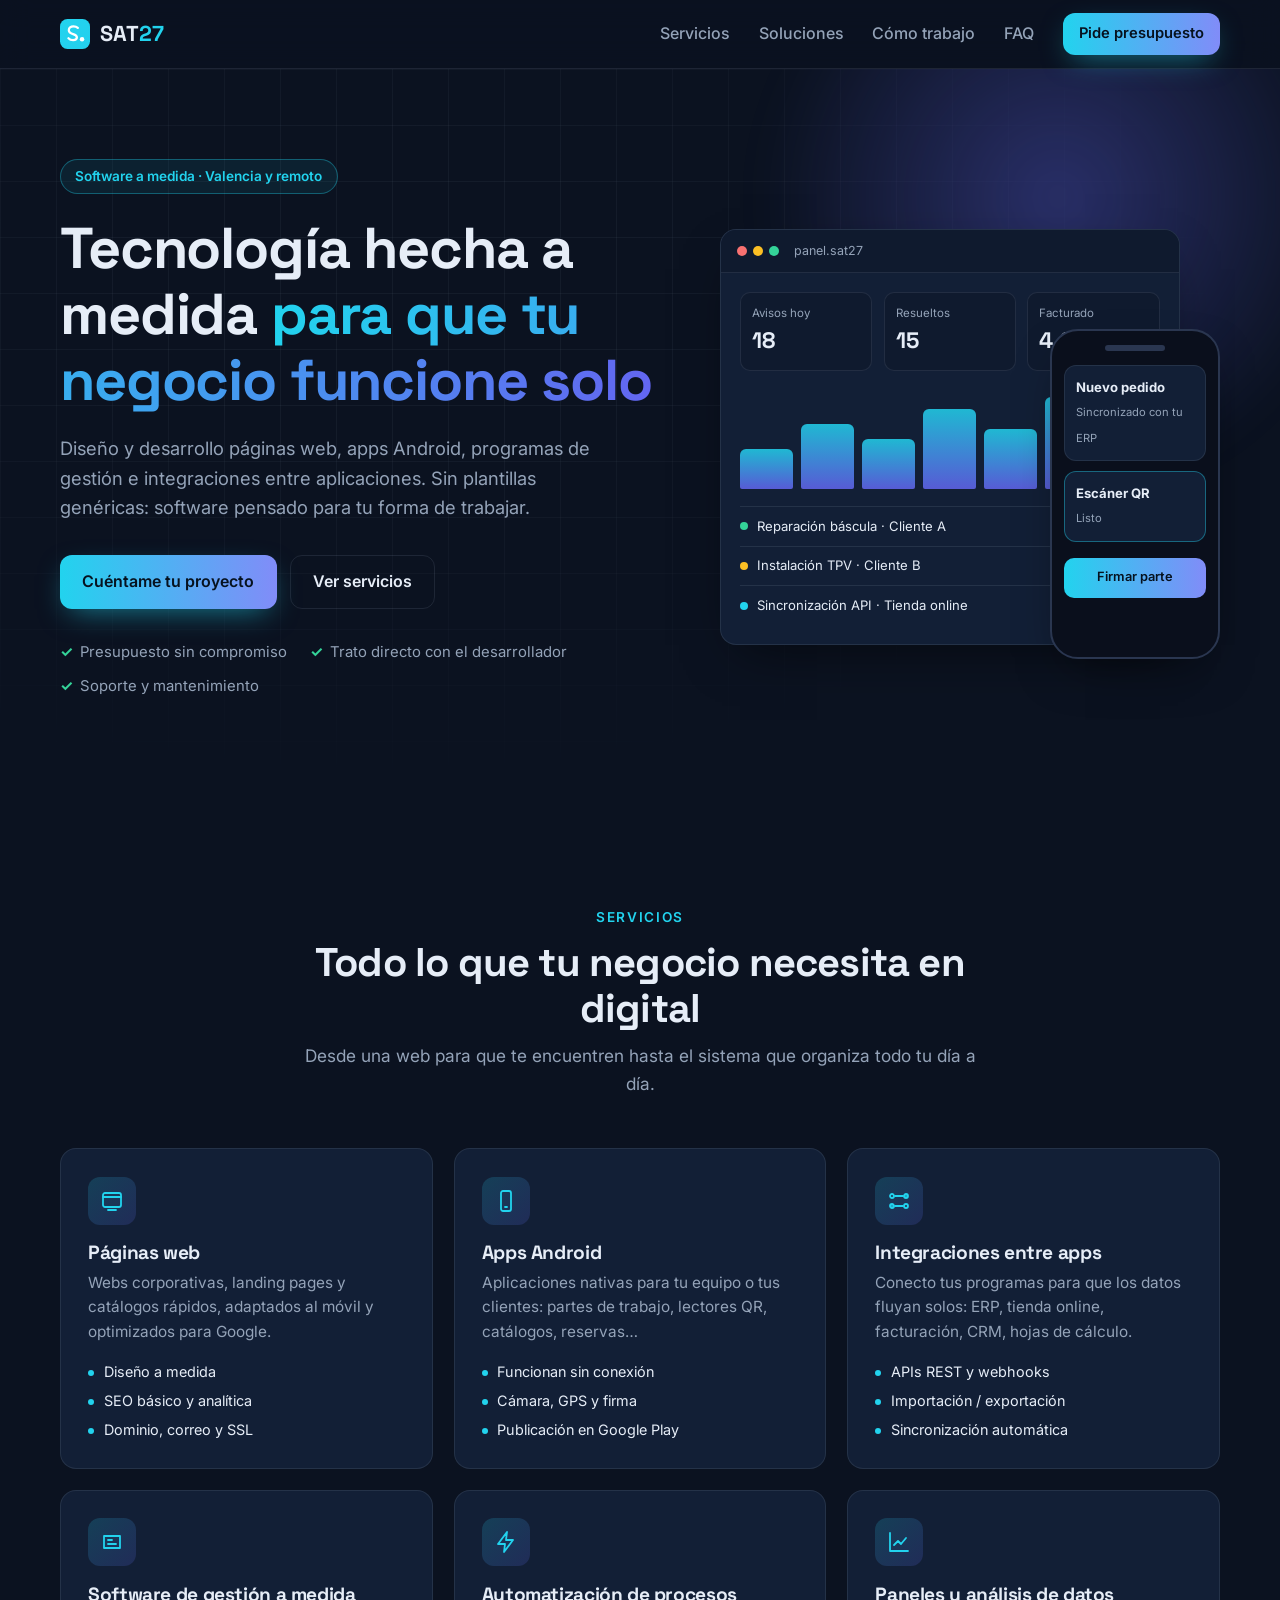
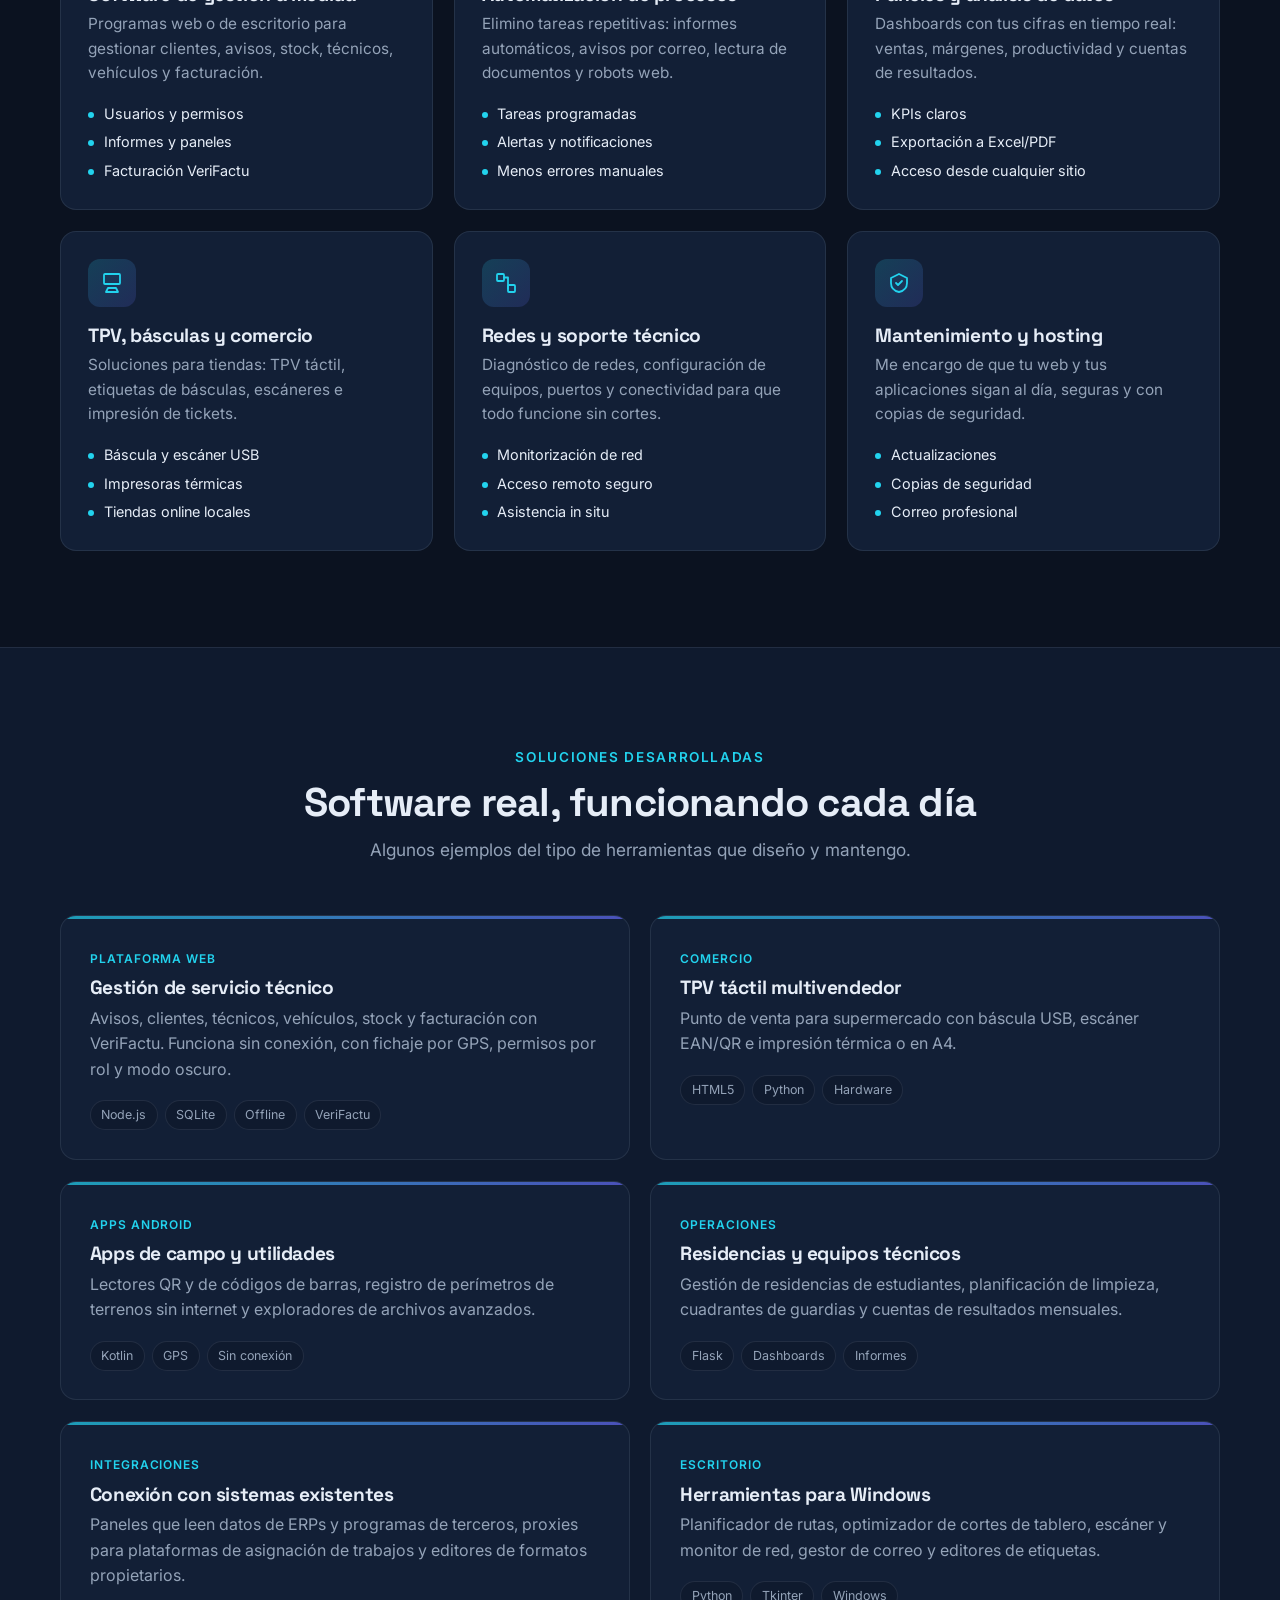
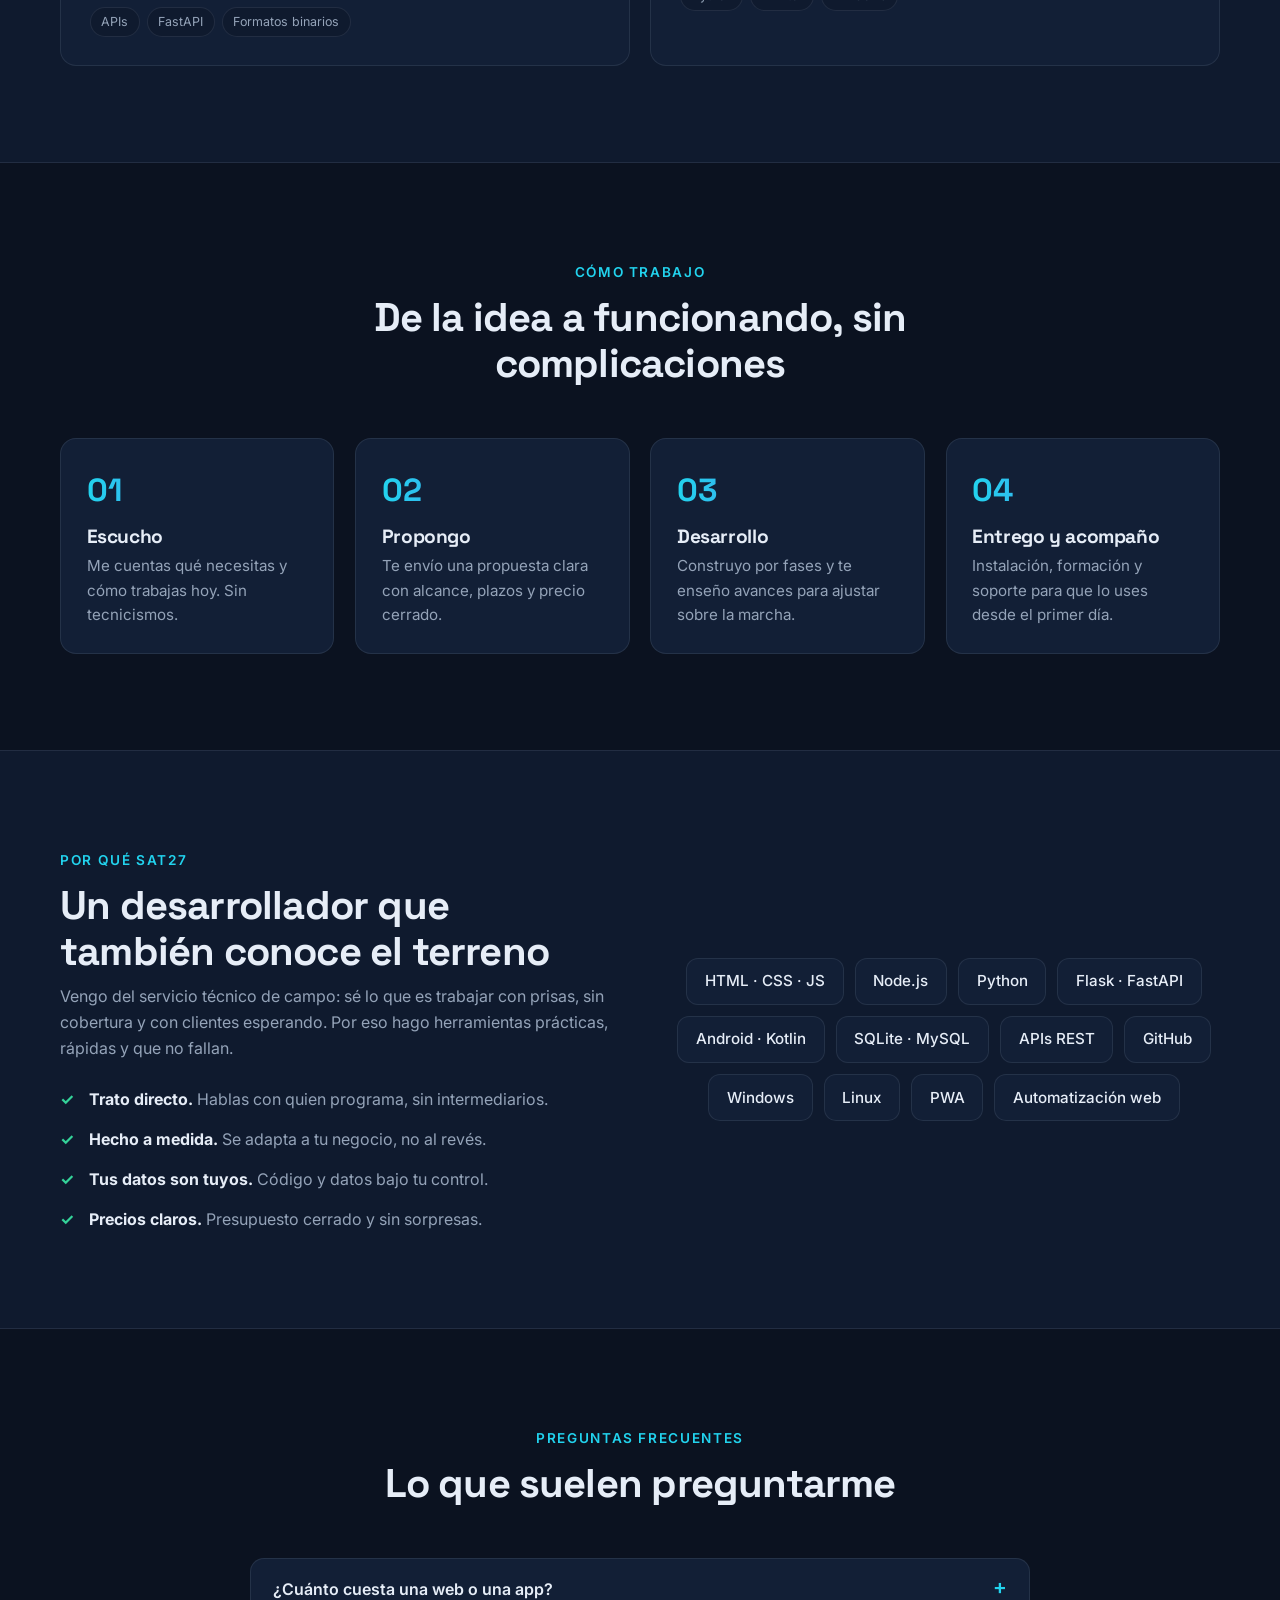
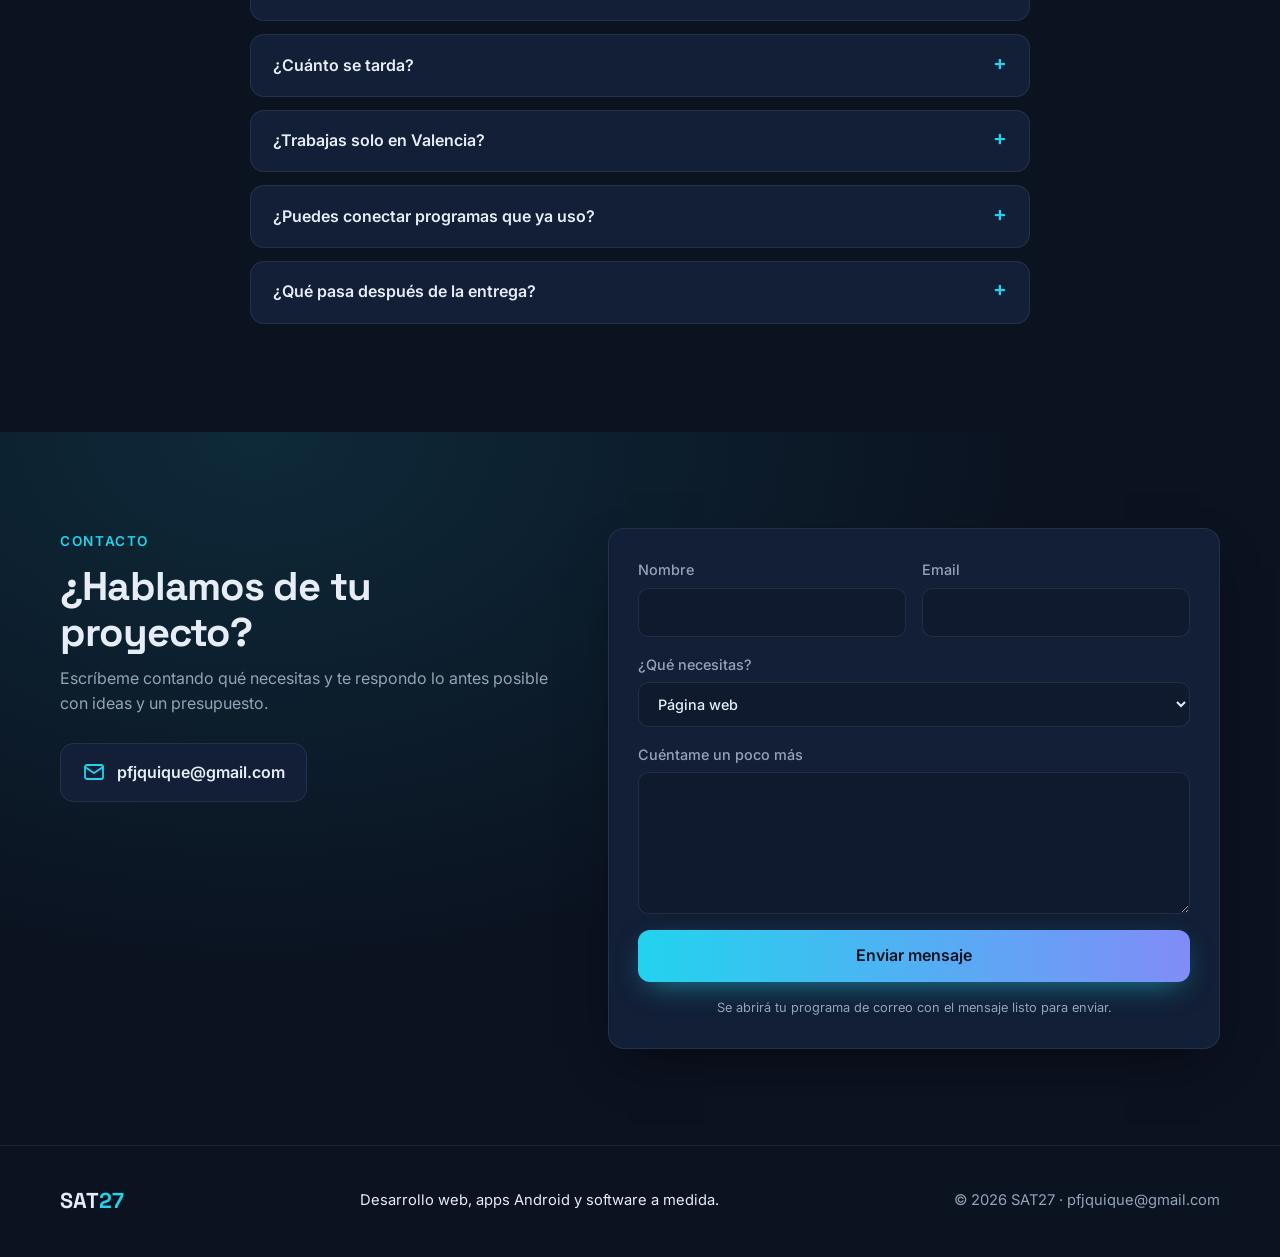
<file: index.html>
<!DOCTYPE html>
<html lang="es">
<head>
<meta charset="UTF-8">
<meta name="viewport" content="width=device-width, initial-scale=1">
<title>SAT27 · Desarrollo web, apps Android y software a medida</title>
<meta name="description" content="SAT27 diseña y desarrolla páginas web, apps Android, software de gestión a medida, integraciones entre aplicaciones y automatizaciones para empresas y autónomos.">
<meta name="theme-color" content="#0b1220">
<meta property="og:title" content="SAT27 · Desarrollo web, apps y software a medida">
<meta property="og:description" content="Webs, apps Android, integraciones y software de gestión hechos a medida para tu negocio.">
<meta property="og:type" content="website">
<link rel="icon" href="assets/favicon.svg" type="image/svg+xml">
<link rel="preconnect" href="https://fonts.googleapis.com">
<link rel="preconnect" href="https://fonts.gstatic.com" crossorigin>
<link href="https://fonts.googleapis.com/css2?family=Inter:wght@400;500;600;700&family=Space+Grotesk:wght@500;600;700&display=swap" rel="stylesheet">
<link rel="stylesheet" href="assets/styles.css">
</head>
<body>

<header class="nav" id="top">
  <div class="container nav__inner">
    <a href="#top" class="logo" aria-label="SAT27 inicio">
      <svg viewBox="0 0 32 32" width="30" height="30" aria-hidden="true"><rect width="32" height="32" rx="8" fill="url(#lg)"/><path d="M9 20.5c1.2 1.3 3 2 5 2 2.6 0 4-1.2 4-3 0-4.4-8.6-2.4-8.6-7.6 0-2.3 2-4 5-4 1.9 0 3.5.6 4.6 1.6" stroke="#fff" stroke-width="2.4" fill="none" stroke-linecap="round"/><circle cx="23.5" cy="21.5" r="2.4" fill="#fff"/><defs><linearGradient id="lg" x1="0" y1="0" x2="32" y2="32"><stop stop-color="#22d3ee"/><stop offset="1" stop-color="#6366f1"/></linearGradient></defs></svg>
      <span>SAT<b>27</b></span>
    </a>
    <nav class="nav__links" id="menu">
      <a href="#servicios">Servicios</a>
      <a href="#soluciones">Soluciones</a>
      <a href="#proceso">Cómo trabajo</a>
      <a href="#faq">FAQ</a>
      <a href="#contacto" class="btn btn--sm">Pide presupuesto</a>
    </nav>
    <button class="nav__toggle" id="toggle" aria-label="Abrir menú" aria-expanded="false"><span></span><span></span><span></span></button>
  </div>
</header>

<main>

<!-- HERO -->
<section class="hero">
  <div class="hero__glow"></div>
  <div class="container hero__inner">
    <div class="hero__text reveal">
      <span class="pill">Software a medida · Valencia y remoto</span>
      <h1>Tecnología hecha a medida <span class="grad">para que tu negocio funcione solo</span></h1>
      <p class="lead">Diseño y desarrollo páginas web, apps Android, programas de gestión e integraciones entre aplicaciones. Sin plantillas genéricas: software pensado para tu forma de trabajar.</p>
      <div class="hero__cta">
        <a href="#contacto" class="btn">Cuéntame tu proyecto</a>
        <a href="#servicios" class="btn btn--ghost">Ver servicios</a>
      </div>
      <ul class="hero__checks">
        <li>Presupuesto sin compromiso</li>
        <li>Trato directo con el desarrollador</li>
        <li>Soporte y mantenimiento</li>
      </ul>
    </div>
    <div class="hero__visual reveal" aria-hidden="true">
      <div class="window">
        <div class="window__bar"><i></i><i></i><i></i><span>panel.sat27</span></div>
        <div class="window__body">
          <div class="kpis">
            <div><small>Avisos hoy</small><b>18</b></div>
            <div><small>Resueltos</small><b>15</b></div>
            <div><small>Facturado</small><b>4.2k</b></div>
          </div>
          <div class="bars"><i style="--h:40%"></i><i style="--h:65%"></i><i style="--h:50%"></i><i style="--h:80%"></i><i style="--h:60%"></i><i style="--h:92%"></i><i style="--h:74%"></i></div>
          <div class="rows">
            <div><span class="dot ok"></span>Reparación báscula · Cliente A<em>Hecho</em></div>
            <div><span class="dot warn"></span>Instalación TPV · Cliente B<em>En ruta</em></div>
            <div><span class="dot info"></span>Sincronización API · Tienda online<em>OK</em></div>
          </div>
        </div>
      </div>
      <div class="phone">
        <div class="phone__notch"></div>
        <div class="phone__screen">
          <div class="phone__card"><b>Nuevo pedido</b><small>Sincronizado con tu ERP</small></div>
          <div class="phone__card alt"><b>Escáner QR</b><small>Listo</small></div>
          <div class="phone__btn">Firmar parte</div>
        </div>
      </div>
    </div>
  </div>
</section>

<!-- SERVICIOS -->
<section class="section" id="servicios">
  <div class="container">
    <div class="section__head reveal">
      <span class="eyebrow">Servicios</span>
      <h2>Todo lo que tu negocio necesita en digital</h2>
      <p>Desde una web para que te encuentren hasta el sistema que organiza todo tu día a día.</p>
    </div>
    <div class="grid grid--3">
      <article class="card reveal">
        <div class="card__icon"><svg viewBox="0 0 24 24"><rect x="3" y="4" width="18" height="14" rx="2"/><path d="M3 8h18M8 21h8"/></svg></div>
        <h3>Páginas web</h3>
        <p>Webs corporativas, landing pages y catálogos rápidos, adaptados al móvil y optimizados para Google.</p>
        <ul><li>Diseño a medida</li><li>SEO básico y analítica</li><li>Dominio, correo y SSL</li></ul>
      </article>
      <article class="card reveal">
        <div class="card__icon"><svg viewBox="0 0 24 24"><rect x="7" y="2" width="10" height="20" rx="2"/><path d="M11 18h2"/></svg></div>
        <h3>Apps Android</h3>
        <p>Aplicaciones nativas para tu equipo o tus clientes: partes de trabajo, lectores QR, catálogos, reservas…</p>
        <ul><li>Funcionan sin conexión</li><li>Cámara, GPS y firma</li><li>Publicación en Google Play</li></ul>
      </article>
      <article class="card reveal">
        <div class="card__icon"><svg viewBox="0 0 24 24"><path d="M8 7h8M8 17h8"/><circle cx="5" cy="7" r="2"/><circle cx="19" cy="17" r="2"/><path d="M19 7h.01M5 17h.01"/><circle cx="19" cy="7" r="2"/><circle cx="5" cy="17" r="2"/></svg></div>
        <h3>Integraciones entre apps</h3>
        <p>Conecto tus programas para que los datos fluyan solos: ERP, tienda online, facturación, CRM, hojas de cálculo.</p>
        <ul><li>APIs REST y webhooks</li><li>Importación / exportación</li><li>Sincronización automática</li></ul>
      </article>
      <article class="card reveal">
        <div class="card__icon"><svg viewBox="0 0 24 24"><path d="M4 6h16v12H4z"/><path d="M8 10h4M8 14h8"/></svg></div>
        <h3>Software de gestión a medida</h3>
        <p>Programas web o de escritorio para gestionar clientes, avisos, stock, técnicos, vehículos y facturación.</p>
        <ul><li>Usuarios y permisos</li><li>Informes y paneles</li><li>Facturación VeriFactu</li></ul>
      </article>
      <article class="card reveal">
        <div class="card__icon"><svg viewBox="0 0 24 24"><path d="M13 2 4 14h7l-1 8 9-12h-7z"/></svg></div>
        <h3>Automatización de procesos</h3>
        <p>Elimino tareas repetitivas: informes automáticos, avisos por correo, lectura de documentos y robots web.</p>
        <ul><li>Tareas programadas</li><li>Alertas y notificaciones</li><li>Menos errores manuales</li></ul>
      </article>
      <article class="card reveal">
        <div class="card__icon"><svg viewBox="0 0 24 24"><path d="M3 3v18h18"/><path d="m7 15 4-4 3 3 5-6"/></svg></div>
        <h3>Paneles y análisis de datos</h3>
        <p>Dashboards con tus cifras en tiempo real: ventas, márgenes, productividad y cuentas de resultados.</p>
        <ul><li>KPIs claros</li><li>Exportación a Excel/PDF</li><li>Acceso desde cualquier sitio</li></ul>
      </article>
      <article class="card reveal">
        <div class="card__icon"><svg viewBox="0 0 24 24"><rect x="4" y="3" width="16" height="10" rx="1"/><path d="M8 17h8l2 4H6z"/></svg></div>
        <h3>TPV, básculas y comercio</h3>
        <p>Soluciones para tiendas: TPV táctil, etiquetas de básculas, escáneres e impresión de tickets.</p>
        <ul><li>Báscula y escáner USB</li><li>Impresoras térmicas</li><li>Tiendas online locales</li></ul>
      </article>
      <article class="card reveal">
        <div class="card__icon"><svg viewBox="0 0 24 24"><rect x="3" y="3" width="7" height="7" rx="1"/><rect x="14" y="14" width="7" height="7" rx="1"/><path d="M10 6.5h4v11h-0"/></svg></div>
        <h3>Redes y soporte técnico</h3>
        <p>Diagnóstico de redes, configuración de equipos, puertos y conectividad para que todo funcione sin cortes.</p>
        <ul><li>Monitorización de red</li><li>Acceso remoto seguro</li><li>Asistencia in situ</li></ul>
      </article>
      <article class="card reveal">
        <div class="card__icon"><svg viewBox="0 0 24 24"><path d="M12 3 4 7v5c0 5 3.5 8 8 9 4.5-1 8-4 8-9V7z"/><path d="m9 12 2 2 4-4"/></svg></div>
        <h3>Mantenimiento y hosting</h3>
        <p>Me encargo de que tu web y tus aplicaciones sigan al día, seguras y con copias de seguridad.</p>
        <ul><li>Actualizaciones</li><li>Copias de seguridad</li><li>Correo profesional</li></ul>
      </article>
    </div>
  </div>
</section>

<!-- SOLUCIONES -->
<section class="section section--alt" id="soluciones">
  <div class="container">
    <div class="section__head reveal">
      <span class="eyebrow">Soluciones desarrolladas</span>
      <h2>Software real, funcionando cada día</h2>
      <p>Algunos ejemplos del tipo de herramientas que diseño y mantengo.</p>
    </div>
    <div class="grid grid--2">
      <article class="sol reveal">
        <span class="tag">Plataforma web</span>
        <h3>Gestión de servicio técnico</h3>
        <p>Avisos, clientes, técnicos, vehículos, stock y facturación con VeriFactu. Funciona sin conexión, con fichaje por GPS, permisos por rol y modo oscuro.</p>
        <div class="chips"><span>Node.js</span><span>SQLite</span><span>Offline</span><span>VeriFactu</span></div>
      </article>
      <article class="sol reveal">
        <span class="tag">Comercio</span>
        <h3>TPV táctil multivendedor</h3>
        <p>Punto de venta para supermercado con báscula USB, escáner EAN/QR e impresión térmica o en A4.</p>
        <div class="chips"><span>HTML5</span><span>Python</span><span>Hardware</span></div>
      </article>
      <article class="sol reveal">
        <span class="tag">Apps Android</span>
        <h3>Apps de campo y utilidades</h3>
        <p>Lectores QR y de códigos de barras, registro de perímetros de terrenos sin internet y exploradores de archivos avanzados.</p>
        <div class="chips"><span>Kotlin</span><span>GPS</span><span>Sin conexión</span></div>
      </article>
      <article class="sol reveal">
        <span class="tag">Operaciones</span>
        <h3>Residencias y equipos técnicos</h3>
        <p>Gestión de residencias de estudiantes, planificación de limpieza, cuadrantes de guardias y cuentas de resultados mensuales.</p>
        <div class="chips"><span>Flask</span><span>Dashboards</span><span>Informes</span></div>
      </article>
      <article class="sol reveal">
        <span class="tag">Integraciones</span>
        <h3>Conexión con sistemas existentes</h3>
        <p>Paneles que leen datos de ERPs y programas de terceros, proxies para plataformas de asignación de trabajos y editores de formatos propietarios.</p>
        <div class="chips"><span>APIs</span><span>FastAPI</span><span>Formatos binarios</span></div>
      </article>
      <article class="sol reveal">
        <span class="tag">Escritorio</span>
        <h3>Herramientas para Windows</h3>
        <p>Planificador de rutas, optimizador de cortes de tablero, escáner y monitor de red, gestor de correo y editores de etiquetas.</p>
        <div class="chips"><span>Python</span><span>Tkinter</span><span>Windows</span></div>
      </article>
    </div>
  </div>
</section>

<!-- PROCESO -->
<section class="section" id="proceso">
  <div class="container">
    <div class="section__head reveal">
      <span class="eyebrow">Cómo trabajo</span>
      <h2>De la idea a funcionando, sin complicaciones</h2>
    </div>
    <ol class="steps">
      <li class="reveal"><b>01</b><h3>Escucho</h3><p>Me cuentas qué necesitas y cómo trabajas hoy. Sin tecnicismos.</p></li>
      <li class="reveal"><b>02</b><h3>Propongo</h3><p>Te envío una propuesta clara con alcance, plazos y precio cerrado.</p></li>
      <li class="reveal"><b>03</b><h3>Desarrollo</h3><p>Construyo por fases y te enseño avances para ajustar sobre la marcha.</p></li>
      <li class="reveal"><b>04</b><h3>Entrego y acompaño</h3><p>Instalación, formación y soporte para que lo uses desde el primer día.</p></li>
    </ol>
  </div>
</section>

<!-- VENTAJAS + TECNOLOGIAS -->
<section class="section section--alt">
  <div class="container split">
    <div class="reveal">
      <span class="eyebrow">Por qué SAT27</span>
      <h2>Un desarrollador que también conoce el terreno</h2>
      <p class="muted">Vengo del servicio técnico de campo: sé lo que es trabajar con prisas, sin cobertura y con clientes esperando. Por eso hago herramientas prácticas, rápidas y que no fallan.</p>
      <ul class="benefits">
        <li><b>Trato directo.</b> Hablas con quien programa, sin intermediarios.</li>
        <li><b>Hecho a medida.</b> Se adapta a tu negocio, no al revés.</li>
        <li><b>Tus datos son tuyos.</b> Código y datos bajo tu control.</li>
        <li><b>Precios claros.</b> Presupuesto cerrado y sin sorpresas.</li>
      </ul>
    </div>
    <div class="techs reveal">
      <span>HTML · CSS · JS</span><span>Node.js</span><span>Python</span><span>Flask · FastAPI</span><span>Android · Kotlin</span><span>SQLite · MySQL</span><span>APIs REST</span><span>GitHub</span><span>Windows</span><span>Linux</span><span>PWA</span><span>Automatización web</span>
    </div>
  </div>
</section>

<!-- FAQ -->
<section class="section" id="faq">
  <div class="container narrow">
    <div class="section__head reveal">
      <span class="eyebrow">Preguntas frecuentes</span>
      <h2>Lo que suelen preguntarme</h2>
    </div>
    <details class="faq reveal"><summary>¿Cuánto cuesta una web o una app?</summary><p>Depende del alcance. Tras una primera conversación te envío un presupuesto cerrado y detallado, sin compromiso.</p></details>
    <details class="faq reveal"><summary>¿Cuánto se tarda?</summary><p>Una web sencilla puede estar lista en pocos días. Una app o un programa de gestión se planifica por fases, con entregas parciales.</p></details>
    <details class="faq reveal"><summary>¿Trabajas solo en Valencia?</summary><p>Trabajo en remoto con clientes de toda España. En la zona de Valencia también puedo desplazarme para instalaciones o formación.</p></details>
    <details class="faq reveal"><summary>¿Puedes conectar programas que ya uso?</summary><p>Sí. Si tu programa tiene API, exportaciones o base de datos accesible, normalmente se puede integrar y automatizar.</p></details>
    <details class="faq reveal"><summary>¿Qué pasa después de la entrega?</summary><p>Ofrezco mantenimiento, mejoras y soporte para que todo siga funcionando y crezca contigo.</p></details>
  </div>
</section>

<!-- CONTACTO -->
<section class="section contact" id="contacto">
  <div class="container contact__inner">
    <div class="reveal">
      <span class="eyebrow">Contacto</span>
      <h2>¿Hablamos de tu proyecto?</h2>
      <p class="muted">Escríbeme contando qué necesitas y te respondo lo antes posible con ideas y un presupuesto.</p>
      <a class="mail" href="mailto:pfjquique@gmail.com">
        <svg viewBox="0 0 24 24"><rect x="3" y="5" width="18" height="14" rx="2"/><path d="m3 7 9 6 9-6"/></svg>
        pfjquique@gmail.com
      </a>
    </div>
    <form class="form reveal" id="form" novalidate>
      <div class="form__row">
        <label>Nombre<input name="nombre" required autocomplete="name"></label>
        <label>Email<input name="email" type="email" required autocomplete="email"></label>
      </div>
      <label>¿Qué necesitas?
        <select name="tipo">
          <option>Página web</option>
          <option>App Android</option>
          <option>Integración entre aplicaciones</option>
          <option>Software de gestión a medida</option>
          <option>Automatización</option>
          <option>Soporte / mantenimiento</option>
          <option>Otro</option>
        </select>
      </label>
      <label>Cuéntame un poco más<textarea name="mensaje" rows="5" required></textarea></label>
      <button class="btn btn--full" type="submit">Enviar mensaje</button>
      <p class="form__note">Se abrirá tu programa de correo con el mensaje listo para enviar.</p>
    </form>
  </div>
</section>

</main>

<footer class="footer">
  <div class="container footer__inner">
    <a href="#top" class="logo"><span>SAT<b>27</b></span></a>
    <p>Desarrollo web, apps Android y software a medida.</p>
    <p class="muted">© <span id="year"></span> SAT27 · <a href="mailto:pfjquique@gmail.com">pfjquique@gmail.com</a></p>
  </div>
</footer>

<script src="assets/main.js"></script>
</body>
</html>
</file>
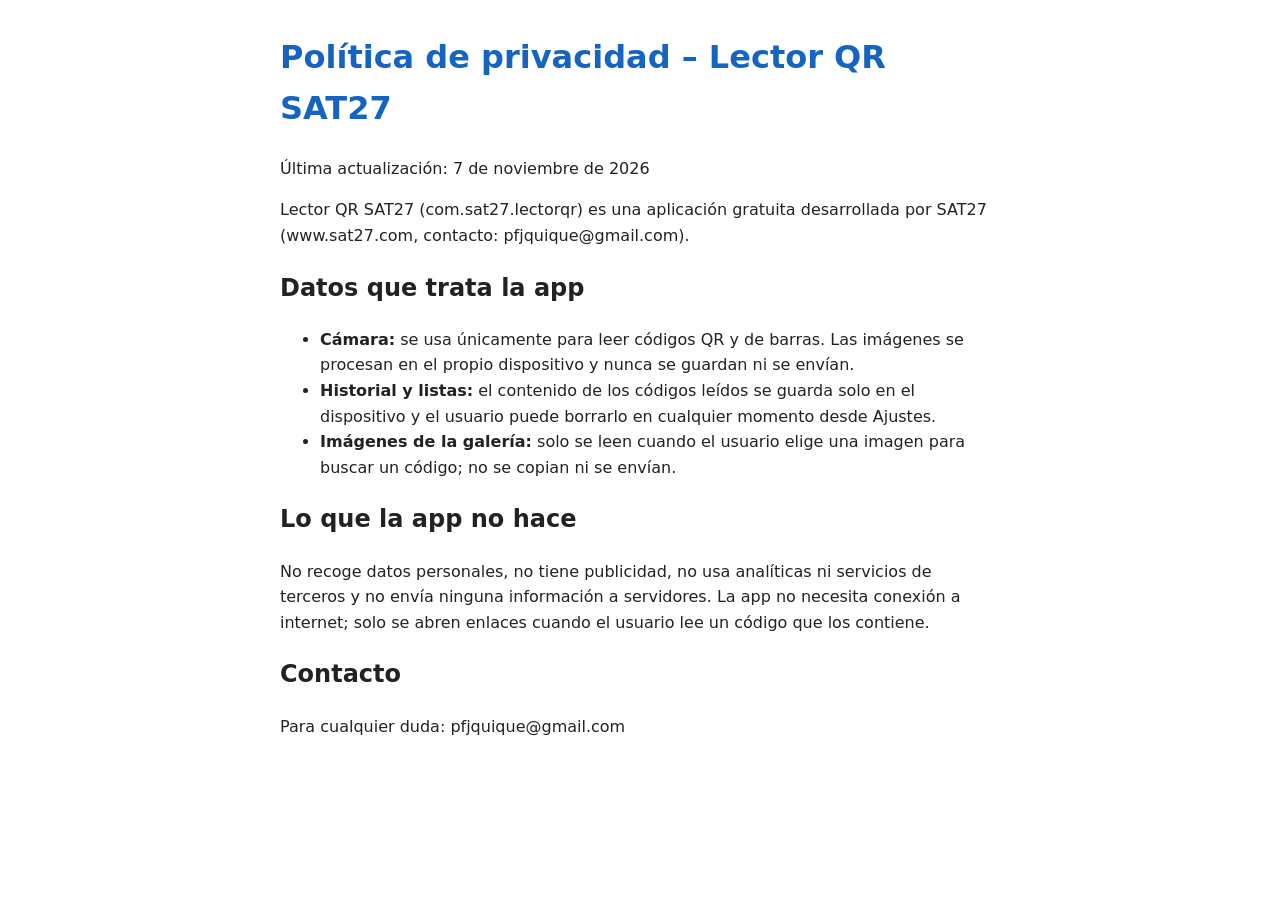
<file: politica_privacidad.html>
<!doctype html><html lang="es"><head><meta charset="utf-8"><meta name="viewport" content="width=device-width,initial-scale=1">
<title>Lector QR SAT27 – Política de privacidad</title>
<style>body{font-family:system-ui,sans-serif;max-width:720px;margin:2rem auto;padding:0 1rem;line-height:1.6;color:#222}h1{color:#1565C0}</style></head><body>
<h1>Política de privacidad – Lector QR SAT27</h1>
<p>Última actualización: 7 de noviembre de 2026</p>
<p>Lector QR SAT27 (com.sat27.lectorqr) es una aplicación gratuita desarrollada por SAT27 (www.sat27.com, contacto: pfjquique@gmail.com).</p>
<h2>Datos que trata la app</h2>
<ul>
<li><b>Cámara:</b> se usa únicamente para leer códigos QR y de barras. Las imágenes se procesan en el propio dispositivo y nunca se guardan ni se envían.</li>
<li><b>Historial y listas:</b> el contenido de los códigos leídos se guarda solo en el dispositivo y el usuario puede borrarlo en cualquier momento desde Ajustes.</li>
<li><b>Imágenes de la galería:</b> solo se leen cuando el usuario elige una imagen para buscar un código; no se copian ni se envían.</li>
</ul>
<h2>Lo que la app no hace</h2>
<p>No recoge datos personales, no tiene publicidad, no usa analíticas ni servicios de terceros y no envía ninguna información a servidores. La app no necesita conexión a internet; solo se abren enlaces cuando el usuario lee un código que los contiene.</p>
<h2>Contacto</h2>
<p>Para cualquier duda: pfjquique@gmail.com</p>
</body></html>
</file>
<file: assets/styles.css>
:root{
  --bg:#0b1220; --bg2:#0f1a2e; --card:#121f36; --line:rgba(148,163,184,.14);
  --text:#e6edf7; --muted:#94a3b8; --c1:#22d3ee; --c2:#6366f1; --ok:#34d399; --warn:#fbbf24;
  --radius:16px; --shadow:0 20px 50px -20px rgba(0,0,0,.6);
}
*{box-sizing:border-box;margin:0;padding:0}
html{scroll-behavior:smooth;scroll-padding-top:80px}
body{font-family:Inter,system-ui,sans-serif;background:var(--bg);color:var(--text);line-height:1.6;-webkit-font-smoothing:antialiased;overflow-x:hidden}
a{color:inherit;text-decoration:none}
h1,h2,h3{font-family:"Space Grotesk",Inter,sans-serif;line-height:1.15;letter-spacing:-.02em}
h1{font-size:clamp(2.1rem,5vw,3.6rem)}
h2{font-size:clamp(1.7rem,3.4vw,2.5rem);margin-bottom:.6rem}
h3{font-size:1.2rem;margin-bottom:.4rem}
.container{width:min(1160px,100% - 32px);margin-inline:auto}
.narrow{max-width:780px}
.muted{color:var(--muted)}
.grad{background:linear-gradient(90deg,var(--c1),var(--c2));-webkit-background-clip:text;background-clip:text;color:transparent}

/* Botones */
.btn{display:inline-flex;align-items:center;justify-content:center;gap:.5rem;padding:.85rem 1.4rem;border-radius:12px;font-weight:600;border:0;cursor:pointer;font:inherit;font-weight:600;color:#06121f;background:linear-gradient(90deg,var(--c1),#818cf8);box-shadow:0 10px 30px -10px rgba(34,211,238,.6);transition:transform .2s,box-shadow .2s}
.btn:hover{transform:translateY(-2px);box-shadow:0 14px 34px -10px rgba(34,211,238,.8)}
.btn--ghost{background:transparent;color:var(--text);border:1px solid var(--line);box-shadow:none}
.btn--ghost:hover{border-color:var(--c1);box-shadow:none}
.btn--sm{padding:.55rem 1rem;font-size:.92rem}
.btn--full{width:100%}

/* Nav */
.nav{position:sticky;top:0;z-index:50;background:rgba(11,18,32,.75);backdrop-filter:blur(14px);border-bottom:1px solid var(--line)}
.nav__inner{display:flex;align-items:center;justify-content:space-between;height:68px}
.logo{display:flex;align-items:center;gap:.6rem;font-family:"Space Grotesk";font-size:1.35rem;font-weight:700}
.logo b{color:var(--c1)}
.nav__links{display:flex;align-items:center;gap:1.8rem;font-weight:500;color:var(--muted)}
.nav__links a:not(.btn):hover{color:var(--text)}
.nav__links .btn{color:#06121f}
.nav__toggle{display:none;background:none;border:0;cursor:pointer;padding:8px}
.nav__toggle span{display:block;width:24px;height:2px;background:var(--text);margin:5px 0;transition:.3s}

/* Hero */
.hero{position:relative;padding:90px 0 110px;overflow:hidden}
.hero__glow{position:absolute;inset:-30% -10% auto auto;width:700px;height:700px;background:radial-gradient(circle,rgba(99,102,241,.35),transparent 60%);filter:blur(20px);pointer-events:none}
.hero::before{content:"";position:absolute;inset:0;background-image:linear-gradient(var(--line) 1px,transparent 1px),linear-gradient(90deg,var(--line) 1px,transparent 1px);background-size:56px 56px;mask-image:radial-gradient(ellipse at 30% 30%,#000 20%,transparent 70%);opacity:.5;pointer-events:none}
.hero__inner{position:relative;display:grid;grid-template-columns:1.1fr .9fr;gap:3rem;align-items:center}
.pill{display:inline-block;padding:.35rem .9rem;border-radius:99px;border:1px solid rgba(34,211,238,.35);background:rgba(34,211,238,.08);color:var(--c1);font-size:.85rem;font-weight:600;margin-bottom:1.3rem}
.lead{font-size:1.15rem;color:var(--muted);margin:1.3rem 0 2rem;max-width:560px}
.hero__cta{display:flex;flex-wrap:wrap;gap:.8rem}
.hero__checks{list-style:none;display:flex;flex-wrap:wrap;gap:.6rem 1.4rem;margin-top:2rem;color:var(--muted);font-size:.93rem}
.hero__checks li::before{content:"✓";color:var(--ok);font-weight:700;margin-right:.45rem}

.hero__visual{position:relative;min-height:400px}
.window{position:absolute;top:0;left:0;right:40px;background:var(--card);border:1px solid var(--line);border-radius:var(--radius);box-shadow:var(--shadow);overflow:hidden;animation:float 7s ease-in-out infinite}
.window__bar{display:flex;align-items:center;gap:6px;padding:.7rem 1rem;border-bottom:1px solid var(--line);background:var(--bg2)}
.window__bar i{width:10px;height:10px;border-radius:50%;background:#334155}
.window__bar i:first-child{background:#f87171}.window__bar i:nth-child(2){background:var(--warn)}.window__bar i:nth-child(3){background:var(--ok)}
.window__bar span{margin-left:.6rem;font-size:.78rem;color:var(--muted)}
.window__body{padding:1.2rem}
.kpis{display:grid;grid-template-columns:repeat(3,1fr);gap:.7rem}
.kpis div{background:var(--bg2);border:1px solid var(--line);border-radius:10px;padding:.7rem}
.kpis small{display:block;color:var(--muted);font-size:.72rem}
.kpis b{font-family:"Space Grotesk";font-size:1.4rem}
.bars{display:flex;align-items:flex-end;gap:8px;height:100px;margin:1.1rem 0}
.bars i{flex:1;height:var(--h);border-radius:6px 6px 2px 2px;background:linear-gradient(180deg,var(--c1),var(--c2));opacity:.85}
.rows div{display:flex;align-items:center;gap:.6rem;font-size:.82rem;padding:.55rem 0;border-top:1px solid var(--line)}
.rows em{margin-left:auto;font-style:normal;color:var(--muted);font-size:.75rem}
.dot{width:8px;height:8px;border-radius:50%}.dot.ok{background:var(--ok)}.dot.warn{background:var(--warn)}.dot.info{background:var(--c1)}
.phone{position:absolute;right:0;bottom:-30px;width:170px;height:330px;border-radius:28px;background:#0a0f1c;border:2px solid #2a3650;box-shadow:var(--shadow);padding:12px;animation:float 7s ease-in-out infinite reverse}
.phone__notch{width:60px;height:6px;border-radius:9px;background:#2a3650;margin:2px auto 14px}
.phone__card{background:var(--card);border:1px solid var(--line);border-radius:12px;padding:.7rem;margin-bottom:.6rem}
.phone__card b{display:block;font-size:.82rem}.phone__card small{color:var(--muted);font-size:.7rem}
.phone__card.alt{border-color:rgba(34,211,238,.4)}
.phone__btn{margin-top:1rem;text-align:center;padding:.6rem;border-radius:10px;font-size:.8rem;font-weight:600;color:#06121f;background:linear-gradient(90deg,var(--c1),#818cf8)}
@keyframes float{50%{transform:translateY(-10px)}}

/* Secciones */
.section{padding:96px 0}
.section--alt{background:var(--bg2);border-block:1px solid var(--line)}
.section__head{text-align:center;max-width:700px;margin:0 auto 3.2rem}
.section__head p{color:var(--muted);font-size:1.08rem}
.eyebrow{display:inline-block;color:var(--c1);font-weight:600;font-size:.85rem;text-transform:uppercase;letter-spacing:.12em;margin-bottom:.7rem}
.grid{display:grid;gap:1.3rem}
.grid--3{grid-template-columns:repeat(3,1fr)}
.grid--2{grid-template-columns:repeat(2,1fr)}

.card{background:var(--card);border:1px solid var(--line);border-radius:var(--radius);padding:1.7rem;transition:transform .25s,border-color .25s}
.card:hover{transform:translateY(-4px);border-color:rgba(34,211,238,.4)}
.card__icon{width:48px;height:48px;border-radius:12px;display:grid;place-items:center;background:linear-gradient(135deg,rgba(34,211,238,.18),rgba(99,102,241,.18));margin-bottom:1.1rem}
.card__icon svg,.mail svg{width:24px;height:24px;fill:none;stroke:var(--c1);stroke-width:1.8;stroke-linecap:round;stroke-linejoin:round}
.card p{color:var(--muted);font-size:.96rem}
.card ul{list-style:none;margin-top:1rem;display:grid;gap:.35rem;font-size:.9rem}
.card li::before{content:"";display:inline-block;width:6px;height:6px;border-radius:50%;background:var(--c1);margin-right:.6rem;vertical-align:middle}

.sol{position:relative;background:var(--card);border:1px solid var(--line);border-radius:var(--radius);padding:1.8rem;overflow:hidden}
.sol::after{content:"";position:absolute;inset:0 0 auto;height:3px;background:linear-gradient(90deg,var(--c1),var(--c2));opacity:.7}
.sol p{color:var(--muted);margin-bottom:1.1rem}
.tag{display:inline-block;font-size:.75rem;font-weight:600;color:var(--c1);margin-bottom:.6rem;text-transform:uppercase;letter-spacing:.08em}
.chips{display:flex;flex-wrap:wrap;gap:.45rem}
.chips span{font-size:.78rem;padding:.25rem .65rem;border-radius:99px;background:var(--bg2);border:1px solid var(--line);color:var(--muted)}

.steps{list-style:none;display:grid;grid-template-columns:repeat(4,1fr);gap:1.3rem;counter-reset:s}
.steps li{position:relative;background:var(--card);border:1px solid var(--line);border-radius:var(--radius);padding:1.6rem}
.steps b{font-family:"Space Grotesk";font-size:2rem;background:linear-gradient(90deg,var(--c1),var(--c2));-webkit-background-clip:text;background-clip:text;color:transparent;display:block;margin-bottom:.6rem}
.steps p{color:var(--muted);font-size:.95rem}

.split{display:grid;grid-template-columns:1fr 1fr;gap:3.5rem;align-items:center}
.benefits{list-style:none;display:grid;gap:.9rem;margin-top:1.6rem}
.benefits li{padding-left:1.8rem;position:relative;color:var(--muted)}
.benefits li b{color:var(--text)}
.benefits li::before{content:"✓";position:absolute;left:0;color:var(--ok);font-weight:700}
.techs{display:flex;flex-wrap:wrap;gap:.7rem;justify-content:center}
.techs span{padding:.65rem 1.1rem;border-radius:12px;background:var(--card);border:1px solid var(--line);font-weight:500;font-size:.95rem;transition:border-color .2s}
.techs span:hover{border-color:var(--c1)}

.faq{background:var(--card);border:1px solid var(--line);border-radius:14px;margin-bottom:.8rem;overflow:hidden}
.faq summary{cursor:pointer;padding:1.1rem 1.4rem;font-weight:600;list-style:none;display:flex;justify-content:space-between;gap:1rem}
.faq summary::-webkit-details-marker{display:none}
.faq summary::after{content:"+";color:var(--c1);font-size:1.3rem;line-height:1;transition:transform .2s}
.faq[open] summary::after{transform:rotate(45deg)}
.faq p{padding:0 1.4rem 1.2rem;color:var(--muted)}

/* Contacto */
.contact{background:radial-gradient(ellipse at 20% 0%,rgba(34,211,238,.12),transparent 55%),var(--bg)}
.contact__inner{display:grid;grid-template-columns:.9fr 1.1fr;gap:3rem;align-items:start}
.mail{display:inline-flex;align-items:center;gap:.7rem;margin-top:1.6rem;padding:1rem 1.3rem;border-radius:14px;background:var(--card);border:1px solid var(--line);font-weight:600;word-break:break-all}
.mail:hover{border-color:var(--c1)}
.form{background:var(--card);border:1px solid var(--line);border-radius:var(--radius);padding:1.8rem;display:grid;gap:1rem;box-shadow:var(--shadow)}
.form__row{display:grid;grid-template-columns:1fr 1fr;gap:1rem}
.form label{display:grid;gap:.4rem;font-size:.9rem;font-weight:500;color:var(--muted)}
.form input,.form select,.form textarea{font:inherit;color:var(--text);background:var(--bg2);border:1px solid var(--line);border-radius:10px;padding:.75rem .9rem;outline:none;transition:border-color .2s;width:100%}
.form input:focus,.form select:focus,.form textarea:focus{border-color:var(--c1)}
.form .invalid{border-color:#f87171}
.form textarea{resize:vertical}
.form__note{font-size:.8rem;color:var(--muted);text-align:center}

.footer{border-top:1px solid var(--line);padding:2.4rem 0}
.footer__inner{display:flex;flex-wrap:wrap;align-items:center;justify-content:space-between;gap:1rem;font-size:.92rem}
.footer a:hover{color:var(--c1)}

/* Animación de aparición */
.reveal{opacity:0;transform:translateY(24px);transition:opacity .7s ease,transform .7s ease}
.reveal.in{opacity:1;transform:none}
@media (prefers-reduced-motion:reduce){.reveal{opacity:1;transform:none;transition:none}.window,.phone{animation:none}html{scroll-behavior:auto}}

/* Responsive */
@media (max-width:980px){
  .hero__inner,.split,.contact__inner{grid-template-columns:1fr}
  .hero__visual{min-height:380px;max-width:520px}
  .grid--3{grid-template-columns:repeat(2,1fr)}
  .steps{grid-template-columns:repeat(2,1fr)}
}
@media (max-width:760px){
  .nav__toggle{display:block}
  .nav__links{position:fixed;inset:68px 0 auto;flex-direction:column;align-items:stretch;gap:0;padding:1rem 16px 1.4rem;background:var(--bg);border-bottom:1px solid var(--line);transform:translateY(-120%);transition:transform .3s;z-index:-1}
  .nav__links a{padding:.9rem 0;border-bottom:1px solid var(--line)}
  .nav__links .btn{margin-top:1rem;border:0}
  .nav.open .nav__links{transform:none}
  .nav.open .nav__toggle span:nth-child(1){transform:translateY(7px) rotate(45deg)}
  .nav.open .nav__toggle span:nth-child(2){opacity:0}
  .nav.open .nav__toggle span:nth-child(3){transform:translateY(-7px) rotate(-45deg)}
  .hero{padding:60px 0 80px}
  .section{padding:70px 0}
  .grid--3,.grid--2,.steps,.form__row{grid-template-columns:1fr}
  .hero__visual{min-height:340px}
  .window{right:60px}
  .phone{width:140px;height:270px;bottom:-10px}
  .kpis b{font-size:1.1rem}
}
</file>
